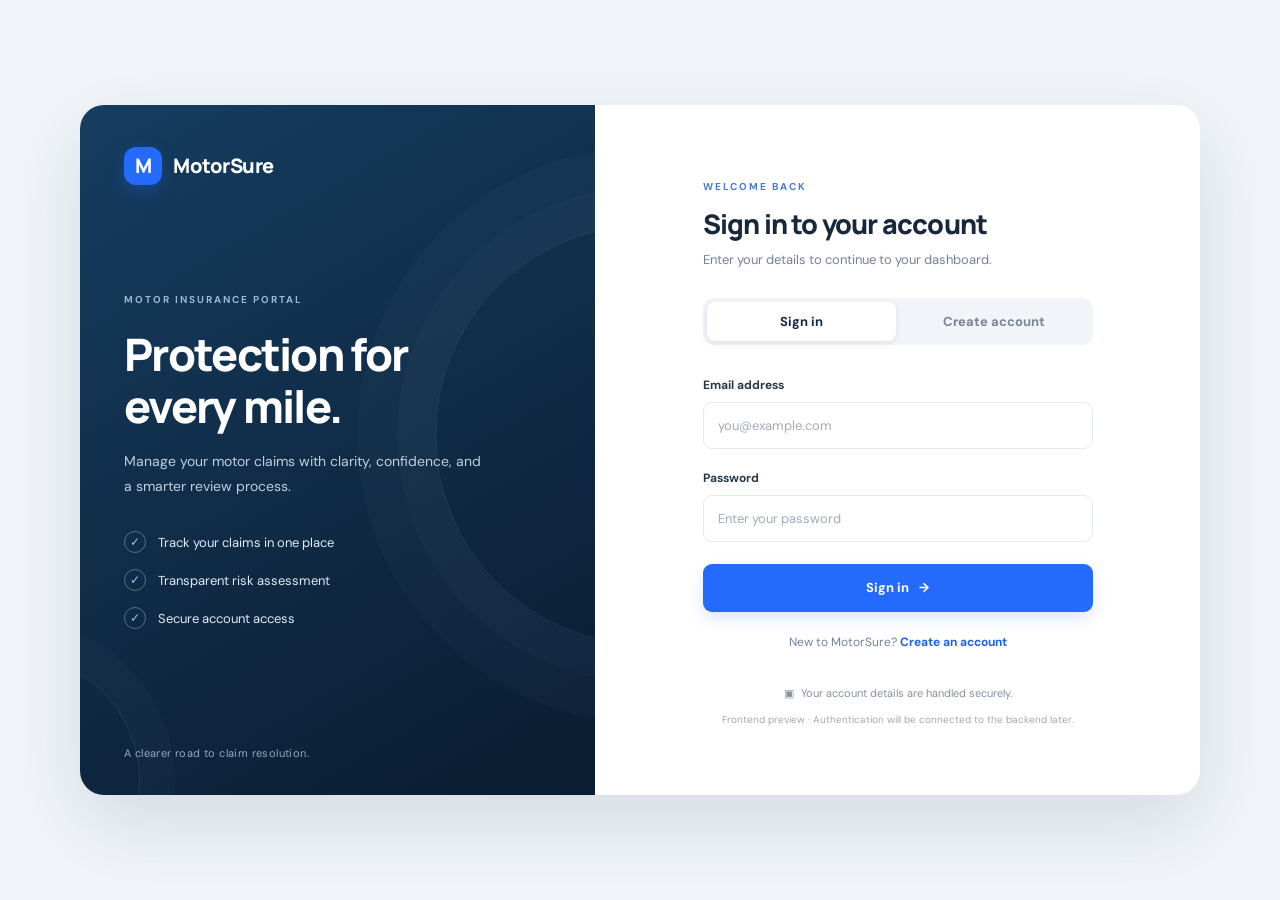
<file: motor-insurance-frontend/index.html>
<!DOCTYPE html>
<html lang="en">

<head>
    <meta charset="UTF-8">
    <meta name="viewport" content="width=device-width, initial-scale=1.0">

    <title>MotorSure | Motor Insurance Portal</title>

    <!-- Bootstrap 5 CSS -->
    <link
        href="https://cdn.jsdelivr.net/npm/bootstrap@5.3.3/dist/css/bootstrap.min.css"
        rel="stylesheet">

    <!-- Custom CSS -->
    <link rel="stylesheet" href="style.css">
</head>

<body>

    <main class="page-shell">

        <!-- LEFT BRANDING SECTION -->
        <section class="brand-panel">

            <div class="brand-lockup">
                <div class="brand-mark">M</div>
                <span>MotorSure</span>
            </div>

            <div class="brand-copy">

                <span class="eyebrow">MOTOR INSURANCE PORTAL</span>

                <h1>Protection for every mile.</h1>

                <p>
                    Manage your motor claims with clarity,
                    confidence, and a smarter review process.
                </p>

                <div class="trust-list">

                    <div>
                        <span class="trust-icon">✓</span>
                        <span>Track your claims in one place</span>
                    </div>

                    <div>
                        <span class="trust-icon">✓</span>
                        <span>Transparent risk assessment</span>
                    </div>

                    <div>
                        <span class="trust-icon">✓</span>
                        <span>Secure account access</span>
                    </div>

                </div>

            </div>

            <div class="brand-footer">
                A clearer road to claim resolution.
            </div>

            <div class="decor decor-one"></div>
            <div class="decor decor-two"></div>

        </section>


        <!-- RIGHT LOGIN / REGISTRATION SECTION -->
        <section class="form-panel">

            <!-- Mobile branding -->
            <div class="mobile-brand">
                <div class="brand-mark">M</div>
                <span>MotorSure</span>
            </div>

            <div class="form-wrap">

                <!-- Heading -->
                <div class="form-heading">

                    <span
                        class="eyebrow dark-eyebrow"
                        id="form-eyebrow">
                        WELCOME BACK
                    </span>

                    <h2 id="form-title">
                        Sign in to your account
                    </h2>

                    <p id="form-subtitle">
                        Enter your details to continue to your dashboard.
                    </p>

                </div>


                <!-- Login / Registration Tabs -->
                <div
                    class="form-tabs"
                    role="tablist"
                    aria-label="Account access">

                    <button
                        class="tab-button active"
                        id="login-tab"
                        type="button"
                        role="tab"
                        aria-selected="true">

                        Sign in

                    </button>

                    <button
                        class="tab-button"
                        id="register-tab"
                        type="button"
                        role="tab"
                        aria-selected="false">

                        Create account

                    </button>

                </div>


                <!-- Status Message -->
                <div
                    id="notice"
                    class="alert d-none"
                    role="status"
                    aria-live="polite">
                </div>


                <!-- LOGIN FORM -->
                <form id="login-form" novalidate>

                    <div class="mb-3">

                        <label
                            for="login-email"
                            class="form-label">

                            Email address

                        </label>

                        <input
                            type="email"
                            class="form-control"
                            id="login-email"
                            placeholder="you@example.com"
                            autocomplete="email"
                            required>

                        <div class="invalid-feedback">
                            Enter a valid email address.
                        </div>

                    </div>


                    <div class="mb-2">

                        <label
                            for="login-password"
                            class="form-label">

                            Password

                        </label>

                        <input
                            type="password"
                            class="form-control"
                            id="login-password"
                            placeholder="Enter your password"
                            autocomplete="current-password"
                            required
                            minlength="8">

                        <div class="invalid-feedback">
                            Password must be at least 8 characters.
                        </div>

                    </div>


                    <button
                        class="btn btn-primary w-100 submit-button"
                        type="submit">

                        Sign in <span aria-hidden="true">→</span>

                    </button>


                    <p class="form-switch-note">

                        New to MotorSure?

                        <button
                            type="button"
                            class="text-button"
                            id="go-register">

                            Create an account

                        </button>

                    </p>

                </form>


                <!-- REGISTRATION FORM -->
                <form
                    id="register-form"
                    class="d-none"
                    novalidate>

                    <div class="mb-3">

                        <label
                            for="register-name"
                            class="form-label">

                            Full name

                        </label>

                        <input
                            type="text"
                            class="form-control"
                            id="register-name"
                            placeholder="Enter your full name"
                            autocomplete="name"
                            required
                            minlength="2">

                        <div class="invalid-feedback">
                            Please enter your full name.
                        </div>

                    </div>


                    <div class="mb-3">

                        <label
                            for="register-email"
                            class="form-label">

                            Email address

                        </label>

                        <input
                            type="email"
                            class="form-control"
                            id="register-email"
                            placeholder="you@example.com"
                            autocomplete="email"
                            required>

                        <div class="invalid-feedback">
                            Enter a valid email address.
                        </div>

                    </div>


                    <div class="mb-2">

                        <label
                            for="register-password"
                            class="form-label">

                            Password

                        </label>

                        <input
                            type="password"
                            class="form-control"
                            id="register-password"
                            placeholder="At least 8 characters"
                            autocomplete="new-password"
                            required
                            minlength="8">

                        <div class="invalid-feedback">
                            Use at least 8 characters.
                        </div>

                    </div>


                    <button
                        class="btn btn-primary w-100 submit-button"
                        type="submit">

                        Create account
                        <span aria-hidden="true">→</span>

                    </button>


                    <p class="form-switch-note">

                        Already registered?

                        <button
                            type="button"
                            class="text-button"
                            id="go-login">

                            Sign in

                        </button>

                    </p>

                </form>


                <!-- Footer -->
                <p class="security-note">
                    <span aria-hidden="true">▣</span>
                    Your account details are handled securely.
                </p>

                <p class="demo-note">
                    Frontend preview · Authentication will be connected
                    to the backend later.
                </p>

            </div>

        </section>

    </main>


    <!-- Bootstrap JavaScript -->
    <script
        src="https://cdn.jsdelivr.net/npm/bootstrap@5.3.3/dist/js/bootstrap.bundle.min.js">
    </script>

    <!-- Custom JavaScript -->
    <script src="script.js"></script>

</body>

</html>
</file>
<file: motor-insurance-frontend/style.css>
/* =========================================
   MotorSure - Motor Insurance Portal
   Custom CSS | Bootstrap 5
========================================= */

/* Google Fonts */
@import url('https://fonts.googleapis.com/css2?family=DM+Sans:wght@400;500;600;700&family=Manrope:wght@400;500;600;700;800&display=swap');


/* =========================================
   1. GLOBAL STYLES
========================================= */

:root {
    --navy: #102b46;
    --navy-deep: #091c30;
    --blue: #246bfd;
    --ink: #18283b;
    --muted: #748195;
    --line: #e2e8f0;
    --surface: #ffffff;
}

* {
    box-sizing: border-box;
}

body {
    margin: 0;
    min-height: 100vh;
    padding: 28px;

    display: grid;
    place-items: center;

    background: #f1f5f9;
    color: var(--ink);

    font-family: "DM Sans", sans-serif;
}


/* =========================================
   2. MAIN LAYOUT
========================================= */

.page-shell {
    width: min(1120px, 100%);
    min-height: 690px;

    display: grid;
    grid-template-columns: 0.92fr 1.08fr;

    background: var(--surface);
    border-radius: 24px;
    overflow: hidden;

    box-shadow: 0 28px 80px rgba(24, 45, 73, 0.13);
}


/* =========================================
   3. LEFT BRANDING PANEL
========================================= */

.brand-panel {
    position: relative;

    display: flex;
    flex-direction: column;

    overflow: hidden;
    padding: 42px 44px 34px;

    color: white;

    background: linear-gradient(
        150deg,
        #153d60 0%,
        #102b46 53%,
        #091c30 100%
    );
}


/* Brand name and logo */

.brand-lockup,
.mobile-brand {
    display: flex;
    align-items: center;
    gap: 11px;

    font-family: "Manrope", sans-serif;
    font-size: 20px;
    font-weight: 800;
    letter-spacing: -0.5px;
}


/* Logo box */

.brand-mark {
    width: 38px;
    height: 38px;

    display: grid;
    place-items: center;

    border-radius: 12px;

    color: white;
    background: var(--blue);

    font-family: "Manrope", sans-serif;
    font-size: 20px;
    font-weight: 800;

    box-shadow: 0 7px 18px rgba(36, 107, 253, 0.28);
}


/* Branding content */

.brand-copy {
    position: relative;
    z-index: 1;

    margin: auto 0;
    padding: 48px 0 62px;
}


/* Small uppercase heading */

.eyebrow {
    display: inline-block;

    color: #9cb8d5;

    font-size: 10px;
    font-weight: 700;
    letter-spacing: 2px;
}


/* Main heading */

.brand-copy h1 {
    max-width: 380px;
    margin: 18px 0;

    font-family: "Manrope", sans-serif;
    font-size: clamp(34px, 3.5vw, 46px);
    font-weight: 800;
    line-height: 1.15;
    letter-spacing: -1.7px;
}


/* Description */

.brand-copy p {
    max-width: 360px;

    color: #c0cede;

    font-size: 14px;
    line-height: 1.8;
}


/* Trust features */

.trust-list {
    display: grid;
    gap: 16px;

    margin-top: 32px;

    color: #e1eaf4;
    font-size: 13px;
}

.trust-list > div {
    display: flex;
    align-items: center;
    gap: 12px;
}


/* Checkmark circles */

.trust-icon {
    width: 22px;
    height: 22px;

    display: grid;
    place-items: center;

    border: 1px solid rgba(174, 208, 242, 0.4);
    border-radius: 50%;

    color: #9fc6ff;
    font-size: 12px;
}


/* Bottom text */

.brand-footer {
    z-index: 1;

    color: #91a8bf;

    font-size: 11px;
    letter-spacing: 0.4px;
}


/* Decorative circles */

.decor {
    position: absolute;

    border: 1px solid rgba(159, 198, 255, 0.12);
    border-radius: 50%;

    pointer-events: none;
}

.decor-one {
    width: 420px;
    height: 420px;

    right: -260px;
    top: 120px;

    box-shadow:
        0 0 0 38px rgba(159, 198, 255, 0.025),
        0 0 0 78px rgba(159, 198, 255, 0.025);
}

.decor-two {
    width: 250px;
    height: 250px;

    left: -190px;
    bottom: -110px;

    box-shadow: 0 0 0 35px rgba(159, 198, 255, 0.025);
}


/* =========================================
   4. RIGHT FORM PANEL
========================================= */

.form-panel {
    display: grid;
    place-items: center;

    padding: 48px 52px;
}

.form-wrap {
    width: min(100%, 390px);
}


/* Mobile logo is hidden on desktop */

.mobile-brand {
    display: none;

    margin-bottom: 34px;
    color: var(--navy);
}


/* Form heading */

.form-heading {
    margin-bottom: 27px;
}

.dark-eyebrow {
    color: #4679d9;
}

.form-heading h2 {
    margin: 10px 0 8px;

    font-family: "Manrope", sans-serif;
    font-size: 27px;
    font-weight: 800;
    line-height: 1.25;
    letter-spacing: -0.8px;
}

.form-heading p {
    margin: 0;

    color: var(--muted);

    font-size: 13px;
    line-height: 1.65;
}


/* =========================================
   5. LOGIN / REGISTER TABS
========================================= */

.form-tabs {
    display: grid;
    grid-template-columns: 1fr 1fr;
    gap: 4px;

    margin-bottom: 27px;
    padding: 4px;

    border-radius: 11px;
    background: #f1f4f8;
}

.tab-button {
    padding: 10px 8px;

    border: 0;
    border-radius: 8px;

    background: transparent;
    color: #778397;

    font-size: 13px;
    font-weight: 700;

    cursor: pointer;
    transition: 0.2s ease;
}

.tab-button:hover {
    color: var(--navy);
}

.tab-button.active {
    background: white;
    color: var(--navy);

    box-shadow: 0 2px 7px rgba(19, 41, 67, 0.09);
}


/* =========================================
   6. FORM INPUTS
========================================= */

.form-label {
    margin-bottom: 8px;

    color: #26374c;

    font-size: 12px;
    font-weight: 700;
}

.form-control {
    min-height: 47px;
    padding: 12px 14px;

    border: 1px solid var(--line);
    border-radius: 9px;

    font-size: 13px;

    box-shadow: none !important;
}

.form-control::placeholder {
    color: #a1abba;
}

.form-control:focus {
    border-color: #7da6ff;
    box-shadow: 0 0 0 3px rgba(36, 107, 253, 0.08) !important;
}


/* =========================================
   7. PRIMARY BUTTON
========================================= */

.submit-button {
    min-height: 48px;
    margin-top: 22px;

    display: flex;
    justify-content: center;
    align-items: center;
    gap: 10px;

    border: 0;
    border-radius: 9px;

    background: var(--blue);

    font-size: 13px;
    font-weight: 700;

    box-shadow: 0 7px 15px rgba(36, 107, 253, 0.16);

    transition: background 0.2s ease;
}

.submit-button:hover {
    background: #1559e8;
}

.submit-button:focus-visible,
.tab-button:focus-visible,
.text-button:focus-visible {
    outline: 3px solid rgba(36, 107, 253, 0.3);
    outline-offset: 3px;
}


/* =========================================
   8. FORM SWITCH LINKS
========================================= */

.form-switch-note {
    margin: 21px 0 0;

    color: var(--muted);
    text-align: center;

    font-size: 12px;
}

.text-button {
    padding: 0;

    border: 0;
    background: transparent;

    color: #1e61e8;

    font-size: inherit;
    font-weight: 700;

    cursor: pointer;
}

.text-button:hover {
    text-decoration: underline;
}


/* =========================================
   9. FOOTER AND MESSAGES
========================================= */

.security-note {
    display: flex;
    justify-content: center;
    align-items: center;
    gap: 7px;

    margin: 34px 0 0;

    color: #8490a1;
    font-size: 11px;
}

.demo-note {
    margin: 10px 0 0;

    color: #a0a8b4;
    text-align: center;

    font-size: 10px;
    line-height: 1.5;
}

.alert {
    padding: 10px 12px;
    font-size: 12px;
}


/* =========================================
   10. TABLET AND MOBILE RESPONSIVENESS
========================================= */

@media (max-width: 800px) {

    body {
        padding: 16px;
    }

    .page-shell {
        grid-template-columns: 1fr;

        max-width: 520px;
        min-height: auto;

        border-radius: 20px;
    }

    /* Hide large left panel on small screens */

    .brand-panel {
        display: none;
    }

    .form-panel {
        padding: 34px 26px 28px;
    }

    /* Show compact logo */

    .mobile-brand {
        display: flex;
    }

    .form-heading h2 {
        font-size: 25px;
    }
}


/* =========================================
   11. SMALL MOBILE SCREENS
========================================= */

@media (max-width: 380px) {

    body {
        padding: 8px;
    }

    .form-panel {
        padding: 26px 18px;
    }

}
</file>
